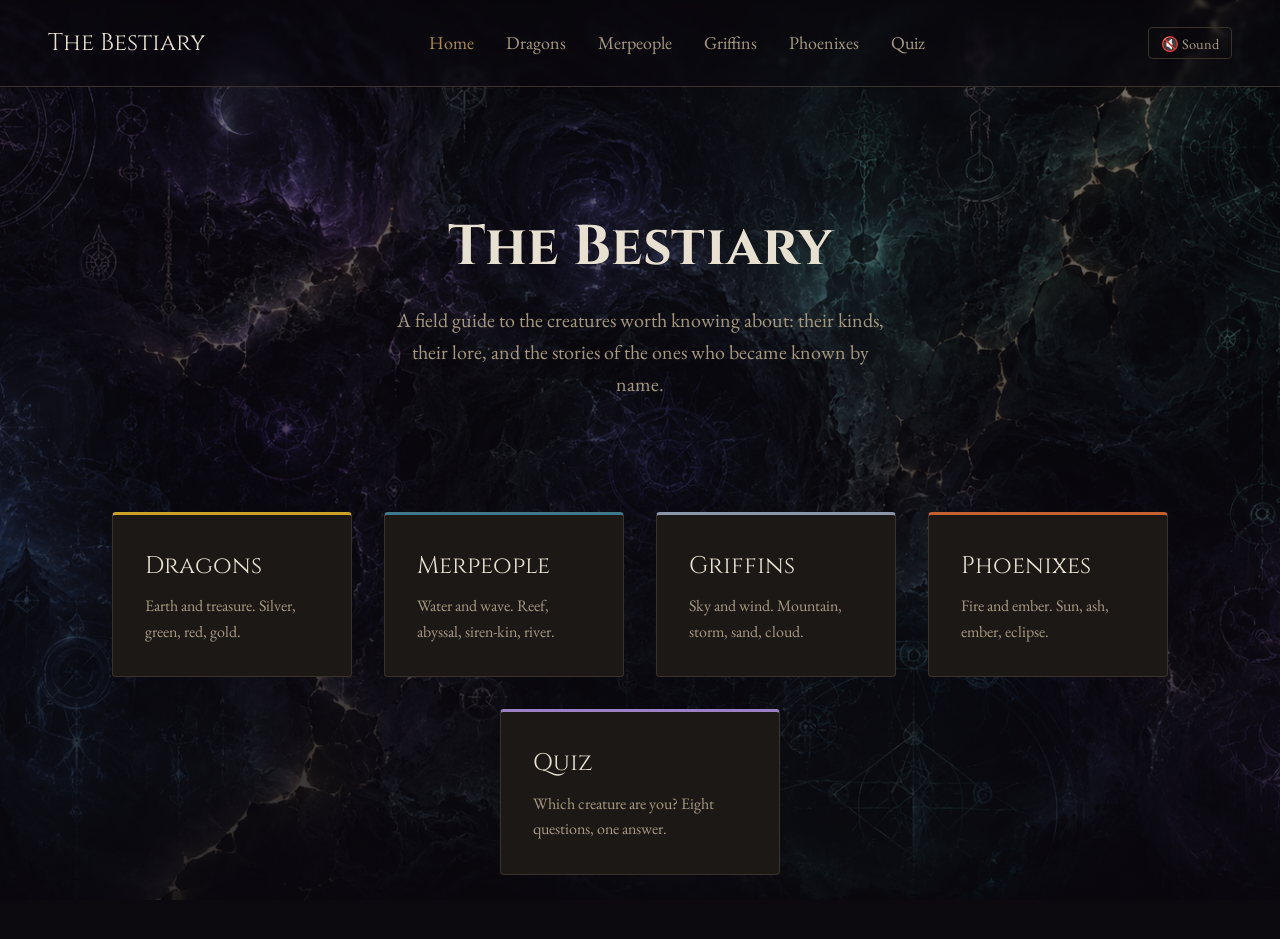
<file: index.html>
<!doctype html>
<html lang="en">
<head>
  <meta charset="utf-8">
  <meta name="viewport" content="width=device-width, initial-scale=1">
  <title>The Bestiary</title>
  <link rel="preconnect" href="https://fonts.googleapis.com">
  <link rel="preconnect" href="https://fonts.gstatic.com" crossorigin>
  <link href="https://fonts.googleapis.com/css2?family=Cinzel:wght@600;700&family=EB+Garamond:ital@0;1&display=swap" rel="stylesheet">
  <link rel="stylesheet" href="style.css">
</head>
<body class="theme-landing" data-bg-audio="assets/audio/landing_page.mp3">

  <header class="site-header">
    <a class="site-title" href="index.html">The Bestiary</a>
    <ul class="site-nav">
      <li><a href="index.html" aria-current="page">Home</a></li>
      <li><a href="dragons.html">Dragons</a></li>
      <li><a href="merpeople.html">Merpeople</a></li>
      <li><a href="griffins.html">Griffins</a></li>
      <li><a href="phoenixes.html">Phoenixes</a></li>
      <li><a href="quiz.html">Quiz</a></li>
    </ul>
    <button class="audio-toggle" id="audio-toggle" type="button" aria-pressed="false">&#128267; Sound</button>
  </header>

  <main>
    <section class="hero">
      <h1>The Bestiary</h1>
      <p class="tagline">
        A field guide to the creatures worth knowing about: their kinds,
        their lore, and the stories of the ones who became known by name.
      </p>
    </section>

    <section class="category-shelf">
      <a class="category-card" href="dragons.html" style="--card-accent:#c9a227">
        <span class="category-name">Dragons</span>
        <span class="category-blurb">Earth and treasure. Silver, green, red, gold.</span>
      </a>
      <a class="category-card" href="merpeople.html" style="--card-accent:#3f7a8c">
        <span class="category-name">Merpeople</span>
        <span class="category-blurb">Water and wave. Reef, abyssal, siren-kin, river.</span>
      </a>
      <a class="category-card" href="griffins.html" style="--card-accent:#8a97a8">
        <span class="category-name">Griffins</span>
        <span class="category-blurb">Sky and wind. Mountain, storm, sand, cloud.</span>
      </a>
      <a class="category-card" href="phoenixes.html" style="--card-accent:#c4602f">
        <span class="category-name">Phoenixes</span>
        <span class="category-blurb">Fire and ember. Sun, ash, ember, eclipse.</span>
      </a>
      <a class="category-card" href="quiz.html" style="--card-accent:#9c7fc4">
        <span class="category-name">Quiz</span>
        <span class="category-blurb">Which creature are you? Eight questions, one answer.</span>
      </a>
    </section>
  </main>

  <script src="script.js"></script>
</body>
</html>
</file>
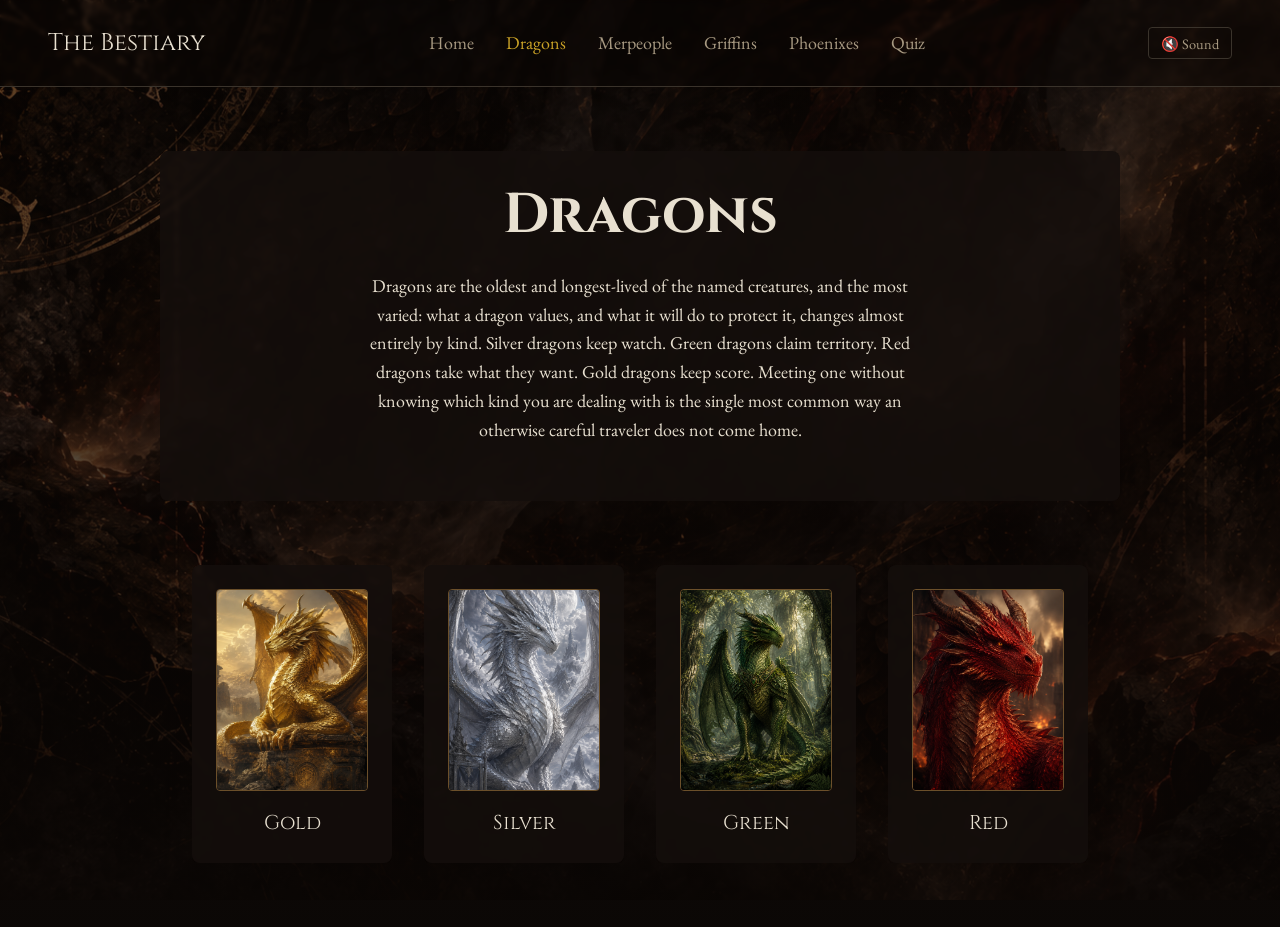
<file: dragons.html>
<!doctype html>
<html lang="en">
<head>
  <meta charset="utf-8">
  <meta name="viewport" content="width=device-width, initial-scale=1">
  <title>Dragons - The Bestiary</title>
  <link rel="preconnect" href="https://fonts.googleapis.com">
  <link rel="preconnect" href="https://fonts.gstatic.com" crossorigin>
  <link href="https://fonts.googleapis.com/css2?family=Cinzel:wght@600;700&family=EB+Garamond:ital@0;1&display=swap" rel="stylesheet">
  <link rel="stylesheet" href="style.css">
</head>
<body class="theme-dragons" data-bg-audio="assets/audio/dragon_background.mp3">

  <header class="site-header">
    <a class="site-title" href="index.html">The Bestiary</a>
    <ul class="site-nav">
      <li><a href="index.html">Home</a></li>
      <li><a href="dragons.html" aria-current="page">Dragons</a></li>
      <li><a href="merpeople.html">Merpeople</a></li>
      <li><a href="griffins.html">Griffins</a></li>
      <li><a href="phoenixes.html">Phoenixes</a></li>
      <li><a href="quiz.html">Quiz</a></li>
    </ul>
    <button class="audio-toggle" id="audio-toggle" type="button" aria-pressed="false">&#128267; Sound</button>
  </header>

  <main>
    <section class="category-intro">
      <h1>Dragons</h1>
      <p>
        Dragons are the oldest and longest-lived of the named creatures,
        and the most varied: what a dragon values, and what it will do to
        protect it, changes almost entirely by kind. Silver dragons keep
        watch. Green dragons claim territory. Red dragons take what they
        want. Gold dragons keep score. Meeting one without knowing which
        kind you are dealing with is the single most common way an
        otherwise careful traveler does not come home.
      </p>
    </section>

    <section class="creature-stage" id="creature-stage">
      <div class="creature-grid" id="creature-grid"></div>

      <div class="creature-detail" id="creature-detail">
        <div class="detail-portrait" id="detail-portrait" aria-hidden="true"></div>
        <div class="detail-content">
          <button class="back-link" id="back-to-grid" type="button">&larr; Back to all dragons</button>
          <h2 id="detail-name"></h2>
          <p class="detail-quick" id="detail-quick"></p>
          <p class="detail-mbti" id="detail-mbti"></p>
          <h3 id="lore-heading">Lore</h3>
          <p id="detail-lore"></p>
          <h3 id="story-heading">Story</h3>
          <div id="detail-story"></div>
        </div>
      </div>
    </section>
  </main>

  <script src="data/dragons.js"></script>
  <script src="script.js"></script>
</body>
</html>
</file>
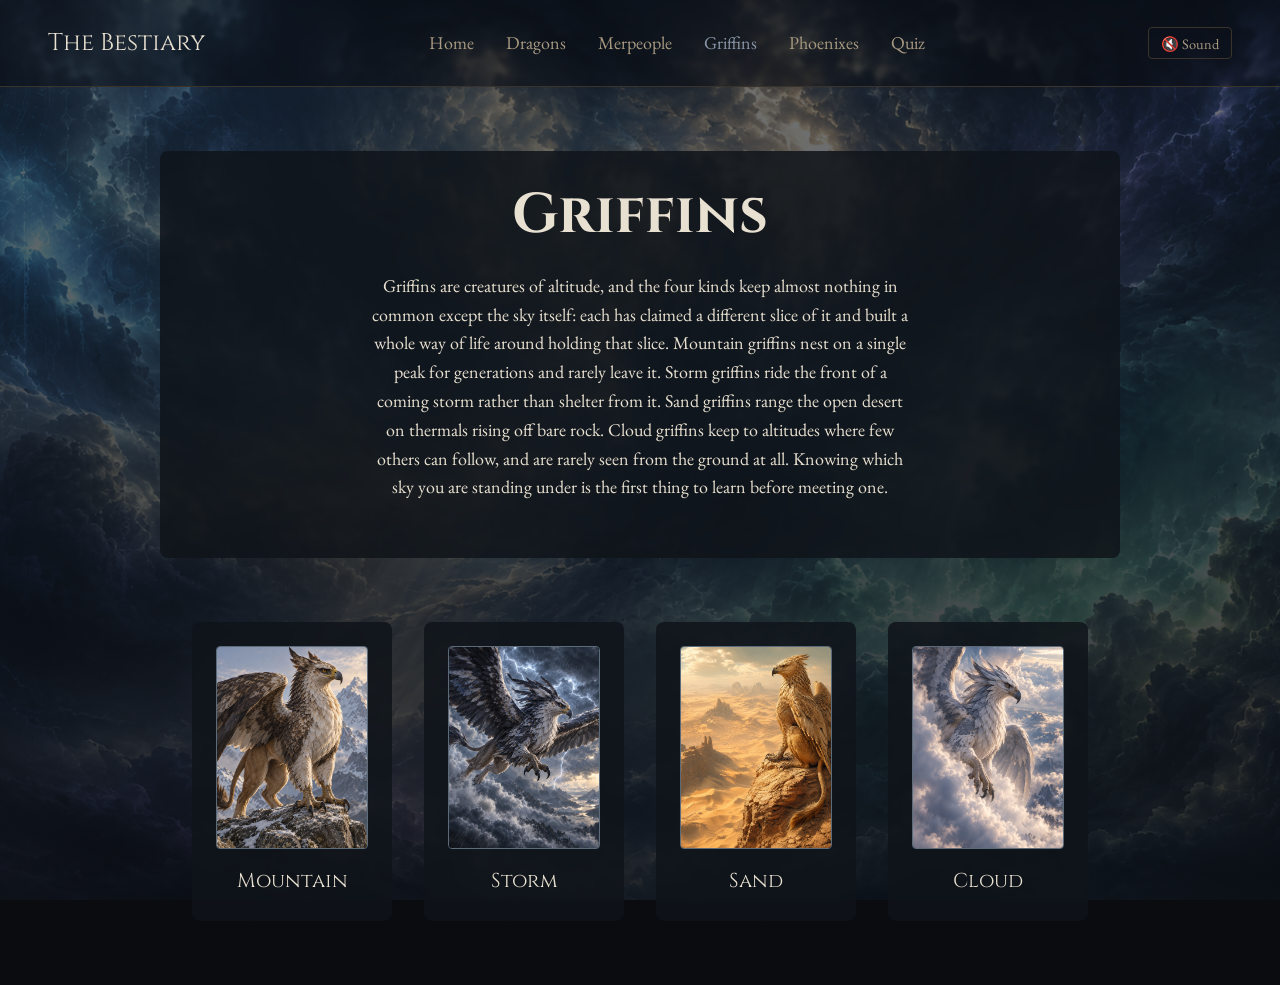
<file: griffins.html>
<!doctype html>
<html lang="en">
<head>
  <meta charset="utf-8">
  <meta name="viewport" content="width=device-width, initial-scale=1">
  <title>Griffins - The Bestiary</title>
  <link rel="preconnect" href="https://fonts.googleapis.com">
  <link rel="preconnect" href="https://fonts.gstatic.com" crossorigin>
  <link href="https://fonts.googleapis.com/css2?family=Cinzel:wght@600;700&family=EB+Garamond:ital@0;1&display=swap" rel="stylesheet">
  <link rel="stylesheet" href="style.css">
</head>
<body class="theme-griffins" data-bg-audio="assets/audio/griffin_background.mp3">

  <header class="site-header">
    <a class="site-title" href="index.html">The Bestiary</a>
    <ul class="site-nav">
      <li><a href="index.html">Home</a></li>
      <li><a href="dragons.html">Dragons</a></li>
      <li><a href="merpeople.html">Merpeople</a></li>
      <li><a href="griffins.html" aria-current="page">Griffins</a></li>
      <li><a href="phoenixes.html">Phoenixes</a></li>
      <li><a href="quiz.html">Quiz</a></li>
    </ul>
    <button class="audio-toggle" id="audio-toggle" type="button" aria-pressed="false">&#128267; Sound</button>
  </header>

  <main>
    <section class="category-intro">
      <h1>Griffins</h1>
      <p>
        Griffins are creatures of altitude, and the four kinds keep almost
        nothing in common except the sky itself: each has claimed a
        different slice of it and built a whole way of life around holding
        that slice. Mountain griffins nest on a single peak for generations
        and rarely leave it. Storm griffins ride the front of a coming
        storm rather than shelter from it. Sand griffins range the open
        desert on thermals rising off bare rock. Cloud griffins keep to
        altitudes where few others can follow, and are rarely seen from
        the ground at all. Knowing which sky you are standing under is the
        first thing to learn before meeting one.
      </p>
    </section>

    <section class="creature-stage" id="creature-stage">
      <div class="creature-grid" id="creature-grid"></div>

      <div class="creature-detail" id="creature-detail">
        <div class="detail-portrait" id="detail-portrait" aria-hidden="true"></div>
        <div class="detail-content">
          <button class="back-link" id="back-to-grid" type="button">&larr; Back to all griffins</button>
          <h2 id="detail-name"></h2>
          <p class="detail-quick" id="detail-quick"></p>
          <p class="detail-mbti" id="detail-mbti"></p>
          <h3 id="lore-heading">Lore</h3>
          <p id="detail-lore"></p>
          <h3 id="story-heading">Story</h3>
          <div id="detail-story"></div>
        </div>
      </div>
    </section>
  </main>

  <script src="data/griffins.js"></script>
  <script src="script.js"></script>
</body>
</html>
</file>
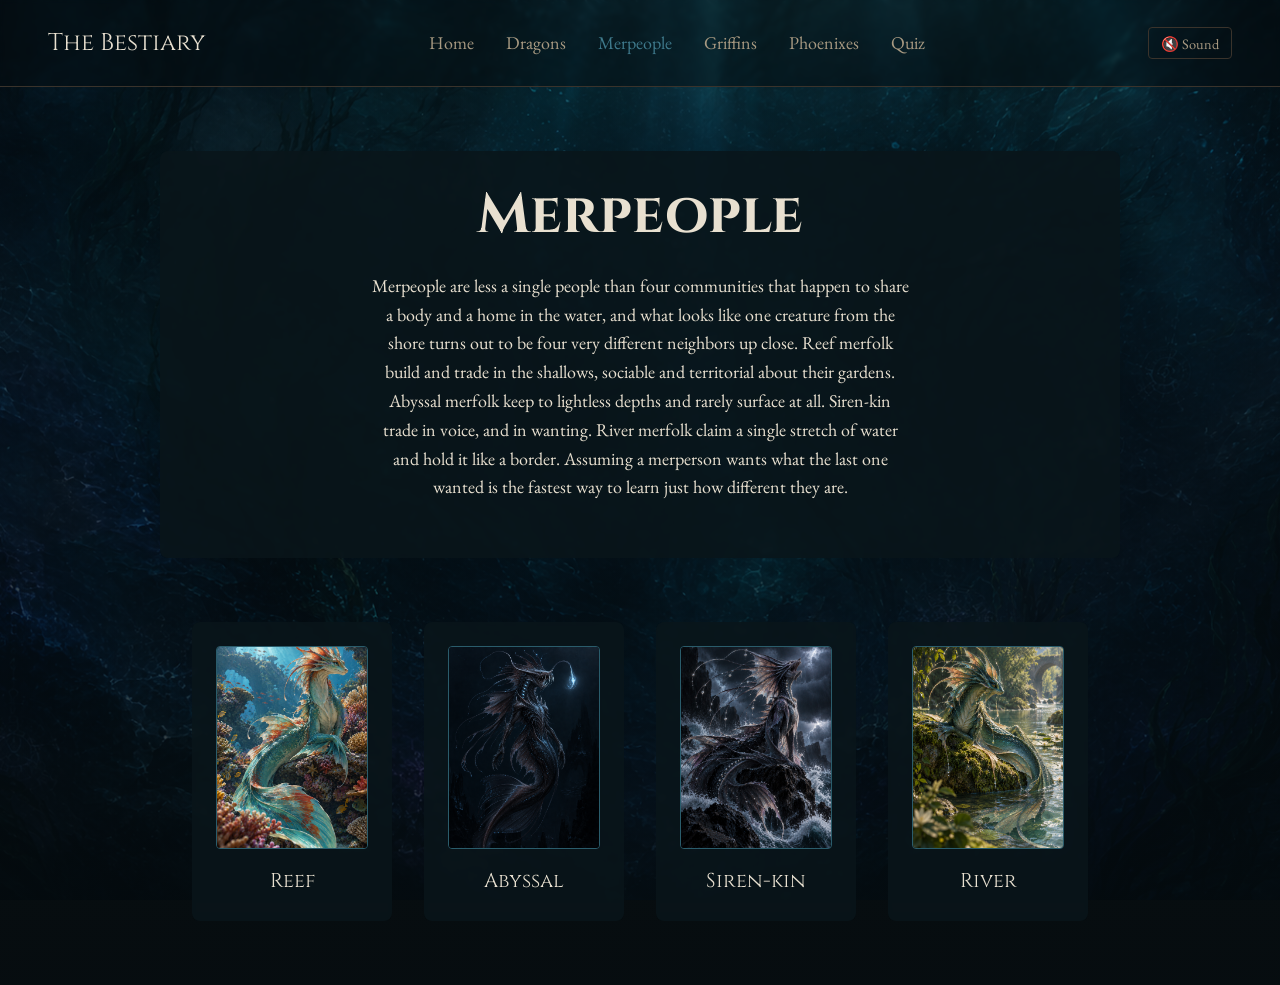
<file: merpeople.html>
<!doctype html>
<html lang="en">
<head>
  <meta charset="utf-8">
  <meta name="viewport" content="width=device-width, initial-scale=1">
  <title>Merpeople - The Bestiary</title>
  <link rel="preconnect" href="https://fonts.googleapis.com">
  <link rel="preconnect" href="https://fonts.gstatic.com" crossorigin>
  <link href="https://fonts.googleapis.com/css2?family=Cinzel:wght@600;700&family=EB+Garamond:ital@0;1&display=swap" rel="stylesheet">
  <link rel="stylesheet" href="style.css">
</head>
<body class="theme-merpeople" data-bg-audio="assets/audio/merfolk_background.mp3">

  <header class="site-header">
    <a class="site-title" href="index.html">The Bestiary</a>
    <ul class="site-nav">
      <li><a href="index.html">Home</a></li>
      <li><a href="dragons.html">Dragons</a></li>
      <li><a href="merpeople.html" aria-current="page">Merpeople</a></li>
      <li><a href="griffins.html">Griffins</a></li>
      <li><a href="phoenixes.html">Phoenixes</a></li>
      <li><a href="quiz.html">Quiz</a></li>
    </ul>
    <button class="audio-toggle" id="audio-toggle" type="button" aria-pressed="false">&#128267; Sound</button>
  </header>

  <main>
    <section class="category-intro">
      <h1>Merpeople</h1>
      <p>
        Merpeople are less a single people than four communities that
        happen to share a body and a home in the water, and what looks
        like one creature from the shore turns out to be four very
        different neighbors up close. Reef merfolk build and trade in the
        shallows, sociable and territorial about their gardens. Abyssal
        merfolk keep to lightless depths and rarely surface at all.
        Siren-kin trade in voice, and in wanting. River merfolk claim a
        single stretch of water and hold it like a border. Assuming a
        merperson wants what the last one wanted is the fastest way to
        learn just how different they are.
      </p>
    </section>

    <section class="creature-stage" id="creature-stage">
      <div class="creature-grid" id="creature-grid"></div>

      <div class="creature-detail" id="creature-detail">
        <div class="detail-portrait" id="detail-portrait" aria-hidden="true"></div>
        <div class="detail-content">
          <button class="back-link" id="back-to-grid" type="button">&larr; Back to all merpeople</button>
          <h2 id="detail-name"></h2>
          <p class="detail-quick" id="detail-quick"></p>
          <p class="detail-mbti" id="detail-mbti"></p>
          <h3 id="lore-heading">Lore</h3>
          <p id="detail-lore"></p>
          <h3 id="story-heading">Story</h3>
          <div id="detail-story"></div>
        </div>
      </div>
    </section>
  </main>

  <script src="data/merpeople.js"></script>
  <script src="script.js"></script>
</body>
</html>
</file>
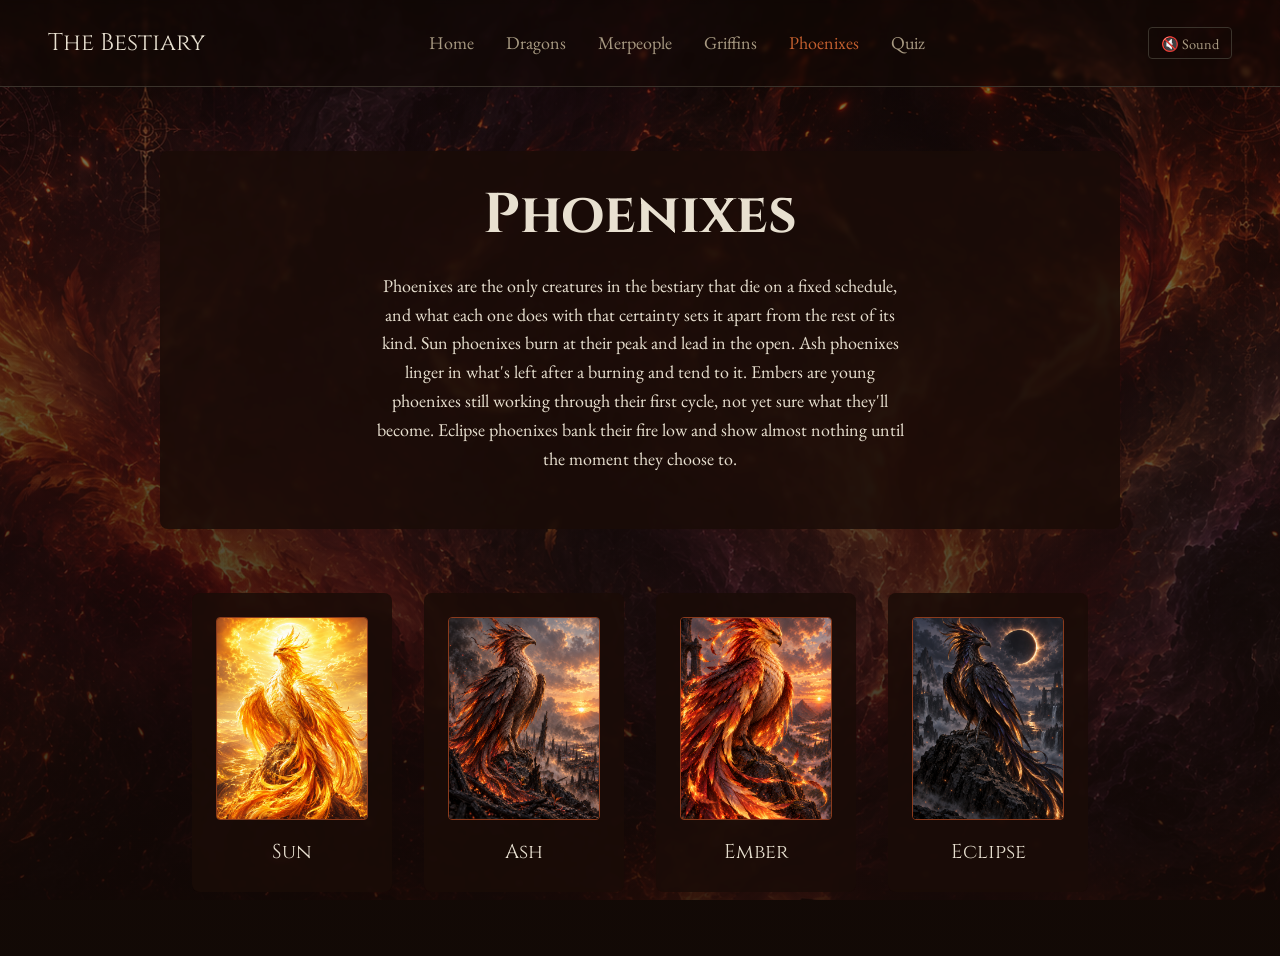
<file: phoenixes.html>
<!doctype html>
<html lang="en">
<head>
  <meta charset="utf-8">
  <meta name="viewport" content="width=device-width, initial-scale=1">
  <title>Phoenixes - The Bestiary</title>
  <link rel="preconnect" href="https://fonts.googleapis.com">
  <link rel="preconnect" href="https://fonts.gstatic.com" crossorigin>
  <link href="https://fonts.googleapis.com/css2?family=Cinzel:wght@600;700&family=EB+Garamond:ital@0;1&display=swap" rel="stylesheet">
  <link rel="stylesheet" href="style.css">
</head>
<body class="theme-phoenixes" data-bg-audio="assets/audio/phoenix_background.mp3">

  <header class="site-header">
    <a class="site-title" href="index.html">The Bestiary</a>
    <ul class="site-nav">
      <li><a href="index.html">Home</a></li>
      <li><a href="dragons.html">Dragons</a></li>
      <li><a href="merpeople.html">Merpeople</a></li>
      <li><a href="griffins.html">Griffins</a></li>
      <li><a href="phoenixes.html" aria-current="page">Phoenixes</a></li>
      <li><a href="quiz.html">Quiz</a></li>
    </ul>
    <button class="audio-toggle" id="audio-toggle" type="button" aria-pressed="false">&#128267; Sound</button>
  </header>

  <main>
    <section class="category-intro">
      <h1>Phoenixes</h1>
      <p>
        Phoenixes are the only creatures in the bestiary that die on a
        fixed schedule, and what each one does with that certainty sets it
        apart from the rest of its kind. Sun phoenixes burn at their peak
        and lead in the open. Ash phoenixes linger in what's left after a
        burning and tend to it. Embers are young phoenixes still working
        through their first cycle, not yet sure what they'll become.
        Eclipse phoenixes bank their fire low and show almost nothing
        until the moment they choose to.
      </p>
    </section>

    <section class="creature-stage" id="creature-stage">
      <div class="creature-grid" id="creature-grid"></div>

      <div class="creature-detail" id="creature-detail">
        <div class="detail-portrait" id="detail-portrait" aria-hidden="true"></div>
        <div class="detail-content">
          <button class="back-link" id="back-to-grid" type="button">&larr; Back to all phoenixes</button>
          <h2 id="detail-name"></h2>
          <p class="detail-quick" id="detail-quick"></p>
          <p class="detail-mbti" id="detail-mbti"></p>
          <h3 id="lore-heading">Lore</h3>
          <p id="detail-lore"></p>
          <h3 id="story-heading">Story</h3>
          <div id="detail-story"></div>
        </div>
      </div>
    </section>
  </main>

  <script src="data/phoenixes.js"></script>
  <script src="script.js"></script>
</body>
</html>
</file>
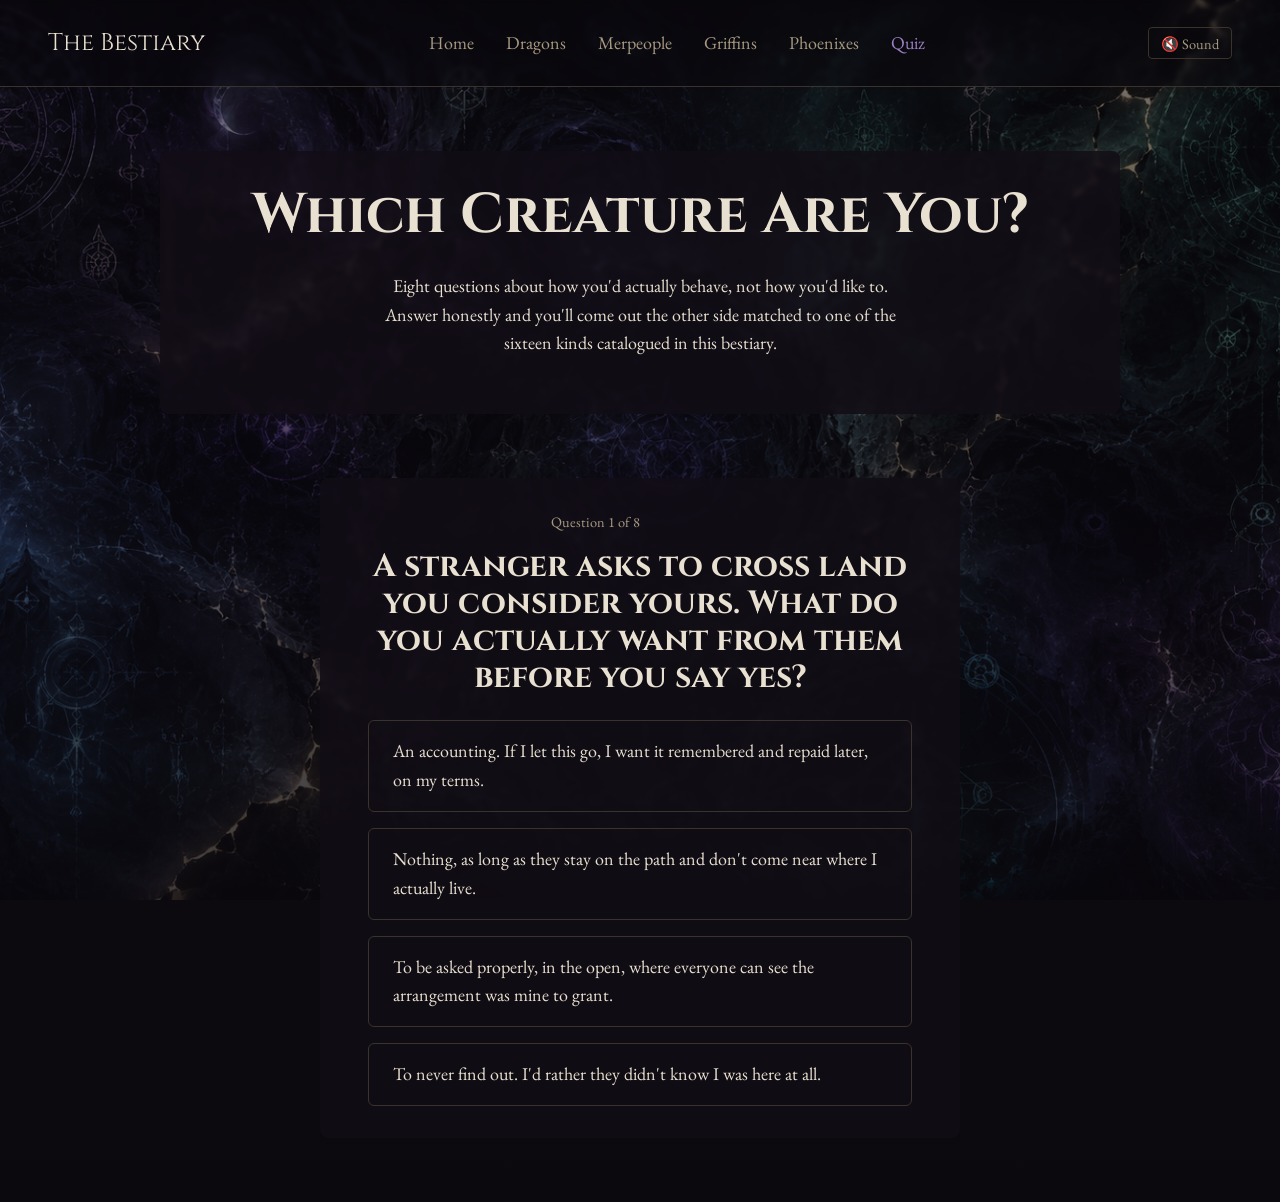
<file: quiz.html>
<!doctype html>
<html lang="en">
<head>
  <meta charset="utf-8">
  <meta name="viewport" content="width=device-width, initial-scale=1">
  <title>Quiz - The Bestiary</title>
  <link rel="preconnect" href="https://fonts.googleapis.com">
  <link rel="preconnect" href="https://fonts.gstatic.com" crossorigin>
  <link href="https://fonts.googleapis.com/css2?family=Cinzel:wght@600;700&family=EB+Garamond:ital@0;1&display=swap" rel="stylesheet">
  <link rel="stylesheet" href="style.css">
</head>
<body class="theme-quiz" data-bg-audio="assets/audio/landing_page.mp3">

  <header class="site-header">
    <a class="site-title" href="index.html">The Bestiary</a>
    <ul class="site-nav">
      <li><a href="index.html">Home</a></li>
      <li><a href="dragons.html">Dragons</a></li>
      <li><a href="merpeople.html">Merpeople</a></li>
      <li><a href="griffins.html">Griffins</a></li>
      <li><a href="phoenixes.html">Phoenixes</a></li>
      <li><a href="quiz.html" aria-current="page">Quiz</a></li>
    </ul>
    <button class="audio-toggle" id="audio-toggle" type="button" aria-pressed="false">&#128267; Sound</button>
  </header>

  <main>
    <section class="category-intro">
      <h1>Which Creature Are You?</h1>
      <p>
        Eight questions about how you'd actually behave, not how you'd like
        to. Answer honestly and you'll come out the other side matched to
        one of the sixteen kinds catalogued in this bestiary.
      </p>
    </section>

    <section class="quiz-stage" id="quiz-app">
      <div class="quiz-card" id="quiz-question">
        <p class="quiz-progress" id="quiz-progress"></p>
        <h2 id="quiz-prompt"></h2>
        <div class="quiz-options" id="quiz-options"></div>
      </div>

      <div class="quiz-result" id="quiz-result">
        <div class="quiz-result-portrait" id="quiz-result-portrait">
          <img id="quiz-result-image" alt="">
        </div>
        <h2 id="quiz-result-name"></h2>
        <p id="quiz-result-blurb"></p>
        <a class="quiz-result-link" id="quiz-result-link" href="#">Read the full entry &rarr;</a>
        <button class="quiz-restart" id="quiz-restart" type="button">Take it again</button>
      </div>
    </section>
  </main>

  <script src="data/quiz.js"></script>
  <script src="script.js"></script>
</body>
</html>
</file>
<file: style.css>
/* Dark-bestiary base: shared by every page. Category pages layer a
   theme class on <body> (see the .theme-dragons block) that swaps
   the accent tokens without touching layout. */

:root {
  color-scheme: dark;

  --color-bg: #14110f;
  --color-bg-raised: #1c1815;
  --color-text: #e8e0d0;
  --color-text-muted: #a89a82;
  --color-border: #3a332b;
  --color-accent: #b08d57;
  --panel-bg: rgba(28, 24, 21, 0.85);

  --font-display: "Cinzel", Georgia, serif;
  --font-body: "EB Garamond", Georgia, serif;

  --space-1: 0.5rem;
  --space-2: 1rem;
  --space-3: 1.5rem;
  --space-4: 2rem;
  --space-5: 3rem;
  --space-6: 4rem;
  --space-7: 6rem;
}

* {
  box-sizing: border-box;
}

body {
  margin: 0;
  background: var(--color-bg);
  color: var(--color-text);
  font-family: var(--font-body);
  font-size: 1.125rem;
  line-height: 1.6;
}

a {
  color: var(--color-accent);
}

a:focus-visible,
button:focus-visible {
  outline: 2px solid var(--color-accent);
  outline-offset: 2px;
}

h1, h2, h3 {
  font-family: var(--font-display);
  line-height: 1.15;
  margin: 0 0 var(--space-3);
}

h1 { font-size: 3.5rem; }
h2 { font-size: 2rem; }
h3 { font-size: 1.5rem; }

p {
  margin: 0 0 var(--space-3);
  max-width: 65ch;
}

/* Shared header/nav, every page */

.site-header {
  display: flex;
  align-items: center;
  justify-content: space-between;
  flex-wrap: wrap;
  gap: var(--space-2);
  padding: var(--space-3) var(--space-5);
  border-bottom: 1px solid var(--color-border);
}

.site-title {
  font-family: var(--font-display);
  font-size: 1.5rem;
  text-decoration: none;
  color: var(--color-text);
}

.site-nav {
  display: flex;
  gap: var(--space-4);
  list-style: none;
  margin: 0;
  padding: 0;
}

.site-nav a {
  text-decoration: none;
  color: var(--color-text-muted);
}

.site-nav a:hover,
.site-nav a[aria-current="page"] {
  color: var(--color-accent);
}

.site-nav .nav-soon {
  color: var(--color-text-muted);
  opacity: 0.5;
}

.audio-toggle {
  background: none;
  border: 1px solid var(--color-border);
  border-radius: 4px;
  color: var(--color-text-muted);
  font-family: var(--font-body);
  font-size: 0.9rem;
  padding: 0.35rem 0.75rem;
  cursor: pointer;
}

.audio-toggle:hover {
  color: var(--color-accent);
  border-color: var(--color-accent);
}

main {
  padding: var(--space-6) var(--space-5);
  max-width: 72rem;
  margin: 0 auto;
}

/* Landing page */

.theme-landing {
  background:
    linear-gradient(180deg, rgba(10, 8, 14, 0.55), rgba(10, 8, 14, 0.85)) center / cover no-repeat,
    url("assets/backgrounds/landing_page.png") center / cover no-repeat fixed;
  background-color: var(--color-bg);
}

.theme-landing .site-header {
  background: rgba(10, 8, 14, 0.5);
  backdrop-filter: blur(2px);
}

.hero {
  text-align: center;
  padding: var(--space-6) 0 var(--space-5);
}

.hero .tagline {
  max-width: 50ch;
  margin: 0 auto;
  color: var(--color-text-muted);
  font-size: 1.25rem;
}

.category-shelf {
  display: flex;
  flex-wrap: wrap;
  justify-content: center;
  gap: var(--space-4);
  margin-top: var(--space-6);
}

.category-card {
  display: block;
  flex: 1 1 220px;
  max-width: 280px;
  padding: var(--space-4);
  border: 1px solid var(--color-border);
  border-top: 3px solid var(--card-accent, var(--color-accent));
  border-radius: 4px;
  background: var(--color-bg-raised);
  text-decoration: none;
  color: var(--color-text);
  transition: transform 0.15s ease, border-color 0.15s ease;
}

a.category-card:hover {
  transform: translateY(-4px);
  border-color: var(--card-accent, var(--color-accent));
}

.category-card.is-soon {
  opacity: 0.5;
}

.category-name {
  display: block;
  font-family: var(--font-display);
  font-size: 1.5rem;
  margin-bottom: var(--space-1);
}

.category-blurb {
  display: block;
  color: var(--color-text-muted);
  font-size: 1rem;
}

/* Category page intro */

.category-intro {
  margin-bottom: var(--space-6);
  margin-left: auto;
  margin-right: auto;
  max-width: 60rem;
  padding: var(--space-4) var(--space-5);
  background: var(--panel-bg);
  backdrop-filter: blur(2px);
  border-radius: 8px;
  text-align: center;
}

.category-intro p {
  max-width: 60ch;
  margin-left: auto;
  margin-right: auto;
}

/* Creature grid / detail toggle, driven by .is-open on #creature-stage */

.creature-grid {
  display: flex;
  flex-wrap: wrap;
  justify-content: center;
  gap: var(--space-4);
}

.creature-card {
  display: flex;
  flex-direction: column;
  align-items: center;
  gap: var(--space-2);
  width: 200px;
  padding: var(--space-3);
  background: var(--panel-bg);
  backdrop-filter: blur(2px);
  border-radius: 8px;
  border: none;
  color: inherit;
  font: inherit;
  cursor: pointer;
}

.creature-portrait {
  width: 100%;
  aspect-ratio: 3 / 4;
  border-radius: 4px;
  background: var(--portrait-color, var(--color-border));
  object-fit: cover;
}

.creature-label {
  font-family: var(--font-display);
  font-size: 1.25rem;
}

.creature-detail {
  display: none;
  grid-template-columns: minmax(220px, 320px) 1fr;
  gap: var(--space-5);
  align-items: start;
}

.creature-stage.is-open .creature-grid {
  display: none;
}

.creature-stage.is-open .creature-detail {
  display: grid;
  animation: reveal 0.3s ease;
}

@keyframes reveal {
  from { opacity: 0; transform: translateY(8px); }
  to { opacity: 1; transform: none; }
}

.detail-portrait {
  width: 100%;
  aspect-ratio: 3 / 4;
  border-radius: 4px;
  background: var(--portrait-color, var(--color-border));
  position: sticky;
  top: var(--space-4);
  overflow: hidden;
}

.detail-portrait img {
  position: absolute;
  inset: 0;
  width: 100%;
  height: 100%;
  object-fit: cover;
  opacity: 0;
  transition: opacity 0.6s ease;
}

.detail-portrait img.is-active {
  opacity: 1;
}

.back-link {
  display: inline-block;
  margin-bottom: var(--space-3);
  background: none;
  border: none;
  color: var(--color-accent);
  font-family: var(--font-body);
  font-size: 1rem;
  cursor: pointer;
  padding: 0;
}

.detail-content {
  padding: var(--space-4) var(--space-5);
  background: var(--panel-bg);
  backdrop-filter: blur(2px);
  border-radius: 8px;
}

.detail-quick {
  color: var(--color-text-muted);
  font-size: 1.25rem;
}

.detail-mbti {
  display: inline-block;
  margin: 0 0 var(--space-3);
  padding: 0.25rem 0.75rem;
  border: 1px solid var(--color-accent);
  border-radius: 999px;
  color: var(--color-accent);
  font-family: var(--font-display);
  font-size: 0.85rem;
  letter-spacing: 0.02em;
}

.detail-mbti:empty {
  display: none;
}

/* Quiz page, driven by .is-done on #quiz-app */

.quiz-stage {
  max-width: 40rem;
  margin: 0 auto;
}

.quiz-card,
.quiz-result {
  padding: var(--space-4) var(--space-5);
  background: var(--panel-bg);
  backdrop-filter: blur(2px);
  border-radius: 8px;
  text-align: center;
}

.quiz-progress {
  color: var(--color-text-muted);
  font-size: 0.9rem;
  margin-bottom: var(--space-2);
}

.quiz-options {
  display: flex;
  flex-direction: column;
  gap: var(--space-2);
  margin-top: var(--space-3);
}

.quiz-option {
  padding: var(--space-2) var(--space-3);
  background: none;
  border: 1px solid var(--color-border);
  border-radius: 6px;
  color: var(--color-text);
  font: inherit;
  text-align: left;
  cursor: pointer;
  transition: border-color 0.15s ease, transform 0.15s ease;
}

.quiz-option:hover {
  border-color: var(--color-accent);
  transform: translateX(2px);
}

.quiz-result {
  display: none;
}

.quiz-stage.is-done .quiz-card {
  display: none;
}

.quiz-stage.is-done .quiz-result {
  display: block;
  animation: reveal 0.3s ease;
}

.quiz-result-portrait {
  width: 200px;
  aspect-ratio: 3 / 4;
  margin: 0 auto var(--space-3);
  border-radius: 4px;
  overflow: hidden;
  background: var(--swatch-color, var(--color-border));
}

.quiz-result-portrait img {
  width: 100%;
  height: 100%;
  object-fit: cover;
  display: block;
}

.quiz-result-link {
  display: inline-block;
  margin: var(--space-2) 0;
}

.quiz-restart {
  display: block;
  margin: var(--space-2) auto 0;
  background: none;
  border: 1px solid var(--color-border);
  border-radius: 4px;
  color: var(--color-text-muted);
  font-family: var(--font-body);
  font-size: 0.95rem;
  padding: 0.5rem 1rem;
  cursor: pointer;
}

.quiz-restart:hover {
  color: var(--color-accent);
  border-color: var(--color-accent);
}

/* Dragons theme: earth and treasure, layered on the dark base */

.theme-dragons {
  --color-accent: #c9a227;
  --portrait-color-gold: #c9a227;
  --portrait-color-silver: #9aa8ad;
  --portrait-color-green: #4a6741;
  --portrait-color-red: #a13d2b;
  --panel-bg: rgba(20, 15, 12, 0.85);
  background:
    linear-gradient(180deg, rgba(10, 6, 4, 0.55), rgba(10, 6, 4, 0.85)) center / cover no-repeat,
    url("assets/backgrounds/dragon_background.png") center / cover no-repeat fixed;
  background-color: var(--color-bg);
}

.theme-dragons .site-header {
  background: rgba(10, 6, 4, 0.5);
  backdrop-filter: blur(2px);
}

.theme-dragons .creature-portrait,
.theme-dragons .detail-portrait {
  border: 1px solid #6b4f2a;
}

/* Merpeople theme: water, layered on the dark base */

.theme-merpeople {
  --color-accent: #3f7a8c;
  --portrait-color-reef: #2f9e8f;
  --portrait-color-abyssal: #16323f;
  --portrait-color-siren: #6fa8bd;
  --portrait-color-river: #4f8f5c;
  --panel-bg: rgba(10, 22, 26, 0.85);
  background:
    linear-gradient(180deg, rgba(4, 12, 16, 0.55), rgba(4, 12, 16, 0.85)) center / cover no-repeat,
    url("assets/backgrounds/merfolk_background.png") center / cover no-repeat fixed;
  background-color: var(--color-bg);
}

.theme-merpeople .site-header {
  background: rgba(4, 12, 16, 0.5);
  backdrop-filter: blur(2px);
}

.theme-merpeople .creature-portrait,
.theme-merpeople .detail-portrait {
  border: 1px solid #2a5c6b;
}

/* Griffins theme: sky and wind, layered on the dark base */

.theme-griffins {
  --color-accent: #8a97a8;
  --portrait-color-mountain: #8f8577;
  --portrait-color-storm: #566073;
  --portrait-color-sand: #c2a878;
  --portrait-color-cloud: #cbd6e0;
  --panel-bg: rgba(16, 20, 26, 0.85);
  background:
    linear-gradient(180deg, rgba(8, 11, 16, 0.55), rgba(8, 11, 16, 0.85)) center / cover no-repeat,
    url("assets/backgrounds/griffin_background.png") center / cover no-repeat fixed;
  background-color: var(--color-bg);
}

.theme-griffins .site-header {
  background: rgba(8, 11, 16, 0.5);
  backdrop-filter: blur(2px);
}

.theme-griffins .creature-portrait,
.theme-griffins .detail-portrait {
  border: 1px solid #5c6b7a;
}

/* Phoenixes theme: fire, layered on the dark base */

.theme-phoenixes {
  --color-accent: #c4602f;
  --portrait-color-sun: #e8a13c;
  --portrait-color-ash: #6b5850;
  --portrait-color-ember: #e2482a;
  --portrait-color-eclipse: #4a1220;
  --panel-bg: rgba(26, 12, 8, 0.85);
  background:
    linear-gradient(180deg, rgba(18, 8, 4, 0.55), rgba(18, 8, 4, 0.85)) center / cover no-repeat,
    url("assets/backgrounds/phoenix_background.png") center / cover no-repeat fixed;
  background-color: var(--color-bg);
}

.theme-phoenixes .site-header {
  background: rgba(18, 8, 4, 0.5);
  backdrop-filter: blur(2px);
}

.theme-phoenixes .creature-portrait,
.theme-phoenixes .detail-portrait {
  border: 1px solid #8a3a1c;
}

/* Quiz theme: same background and music as the landing page, with its own
   accent layered on top */

.theme-quiz {
  --color-accent: #9c7fc4;
  --panel-bg: rgba(18, 14, 22, 0.85);
  background:
    linear-gradient(180deg, rgba(10, 8, 14, 0.55), rgba(10, 8, 14, 0.85)) center / cover no-repeat,
    url("assets/backgrounds/landing_page.png") center / cover no-repeat fixed;
  background-color: var(--color-bg);
}

.theme-quiz .site-header {
  background: rgba(10, 8, 14, 0.5);
  backdrop-filter: blur(2px);
}

/* Mobile: main's side padding plus the detail grid's minmax column left no
   room for the text column on narrow screens, so stack it and drop the
   sticky portrait, which would otherwise pin a full-width image on screen
   while you scroll past the lore and story text. */

@media (max-width: 700px) {
  main {
    padding: var(--space-5) var(--space-3);
  }

  .creature-detail {
    grid-template-columns: 1fr;
    gap: var(--space-3);
  }

  .detail-portrait {
    position: static;
    max-width: 280px;
    margin: 0 auto;
  }

  .detail-content {
    padding: var(--space-3);
  }
}
</file>
